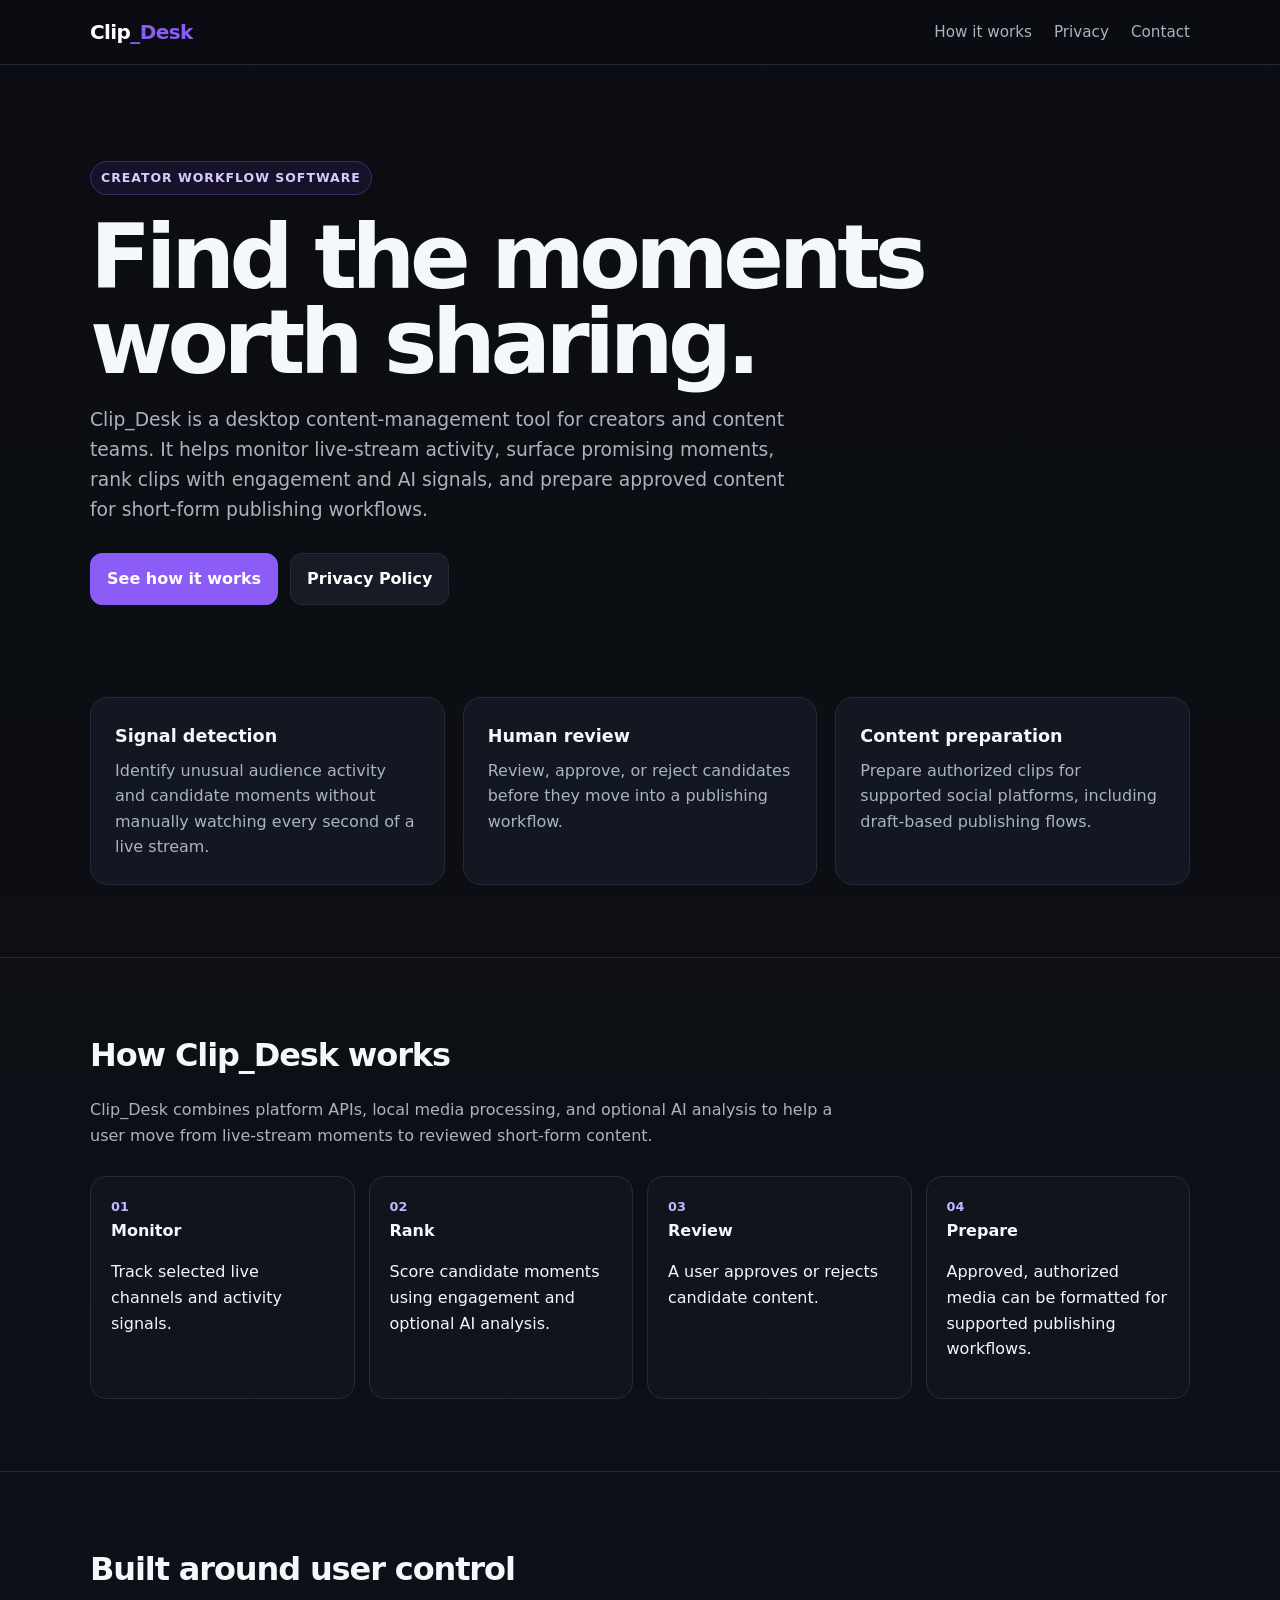
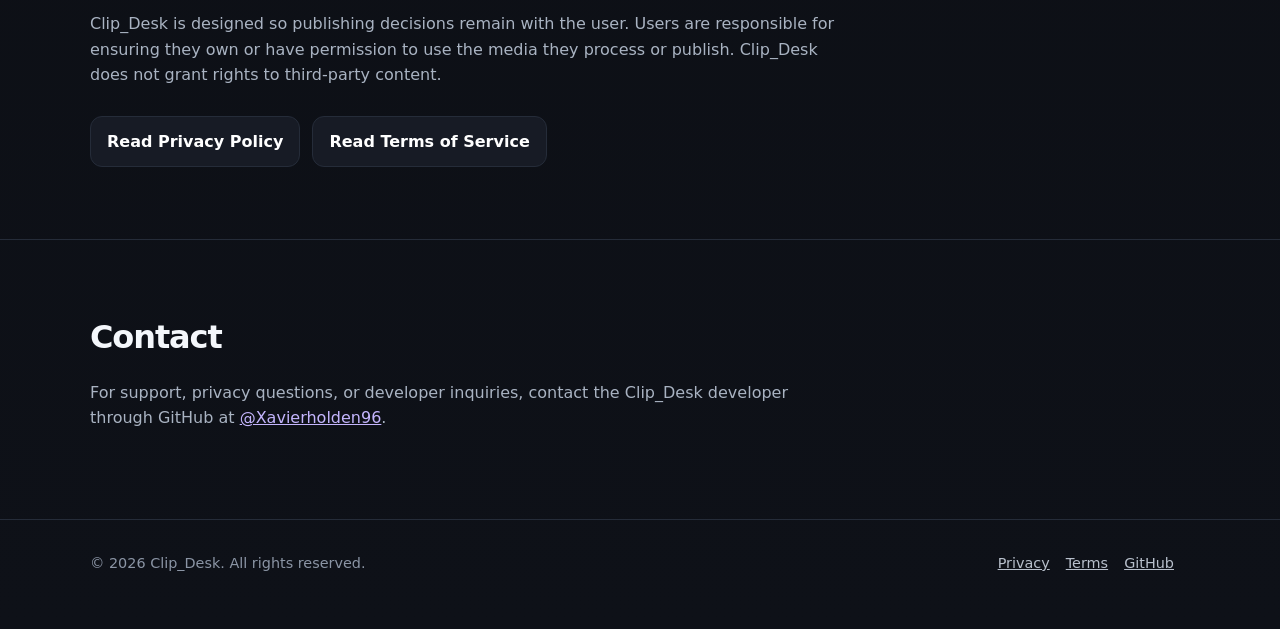
<file: index.html>
<!doctype html><html lang="en"><head><meta charset="utf-8"><meta name="viewport" content="width=device-width,initial-scale=1"><title>Clip_Desk — Creator Clip Review & Publishing Workflow</title><meta name="description" content="Clip_Desk helps creators and content teams review, rank, approve, and prepare short-form clips for publishing."><link rel="stylesheet" href="styles.css"></head><body><header><div class="wrap nav"><a class="brand" href="/">Clip<span>_Desk</span></a><nav><a href="#how">How it works</a><a href="#privacy">Privacy</a><a href="#contact">Contact</a></nav></div></header><main><section class="hero"><div class="wrap"><span class="eyebrow">Creator workflow software</span><h1>Find the moments worth sharing.</h1><p>Clip_Desk is a desktop content-management tool for creators and content teams. It helps monitor live-stream activity, surface promising moments, rank clips with engagement and AI signals, and prepare approved content for short-form publishing workflows.</p><div class="cta"><a class="btn primary" href="#how">See how it works</a><a class="btn secondary" href="/privacy.html">Privacy Policy</a></div></div></section><div class="wrap grid"><article class="card"><h3>Signal detection</h3><p>Identify unusual audience activity and candidate moments without manually watching every second of a live stream.</p></article><article class="card"><h3>Human review</h3><p>Review, approve, or reject candidates before they move into a publishing workflow.</p></article><article class="card"><h3>Content preparation</h3><p>Prepare authorized clips for supported social platforms, including draft-based publishing flows.</p></article></div><section class="section" id="how"><div class="wrap"><h2>How Clip_Desk works</h2><p>Clip_Desk combines platform APIs, local media processing, and optional AI analysis to help a user move from live-stream moments to reviewed short-form content.</p><div class="steps"><div class="step"><div class="num">01</div><strong>Monitor</strong><p>Track selected live channels and activity signals.</p></div><div class="step"><div class="num">02</div><strong>Rank</strong><p>Score candidate moments using engagement and optional AI analysis.</p></div><div class="step"><div class="num">03</div><strong>Review</strong><p>A user approves or rejects candidate content.</p></div><div class="step"><div class="num">04</div><strong>Prepare</strong><p>Approved, authorized media can be formatted for supported publishing workflows.</p></div></div></div></section><section class="section" id="privacy"><div class="wrap"><h2>Built around user control</h2><p>Clip_Desk is designed so publishing decisions remain with the user. Users are responsible for ensuring they own or have permission to use the media they process or publish. Clip_Desk does not grant rights to third-party content.</p><div class="cta"><a class="btn secondary" href="/privacy.html">Read Privacy Policy</a><a class="btn secondary" href="/terms.html">Read Terms of Service</a></div></div></section><section class="section" id="contact"><div class="wrap"><h2>Contact</h2><p>For support, privacy questions, or developer inquiries, contact the Clip_Desk developer through GitHub at <a href="https://github.com/Xavierholden96">@Xavierholden96</a>.</p></div></section></main><footer><div class="wrap footerrow"><div>© 2026 Clip_Desk. All rights reserved.</div><div><a href="/privacy.html">Privacy</a><a href="/terms.html">Terms</a><a href="https://github.com/Xavierholden96">GitHub</a></div></div></footer></body></html>
</file>
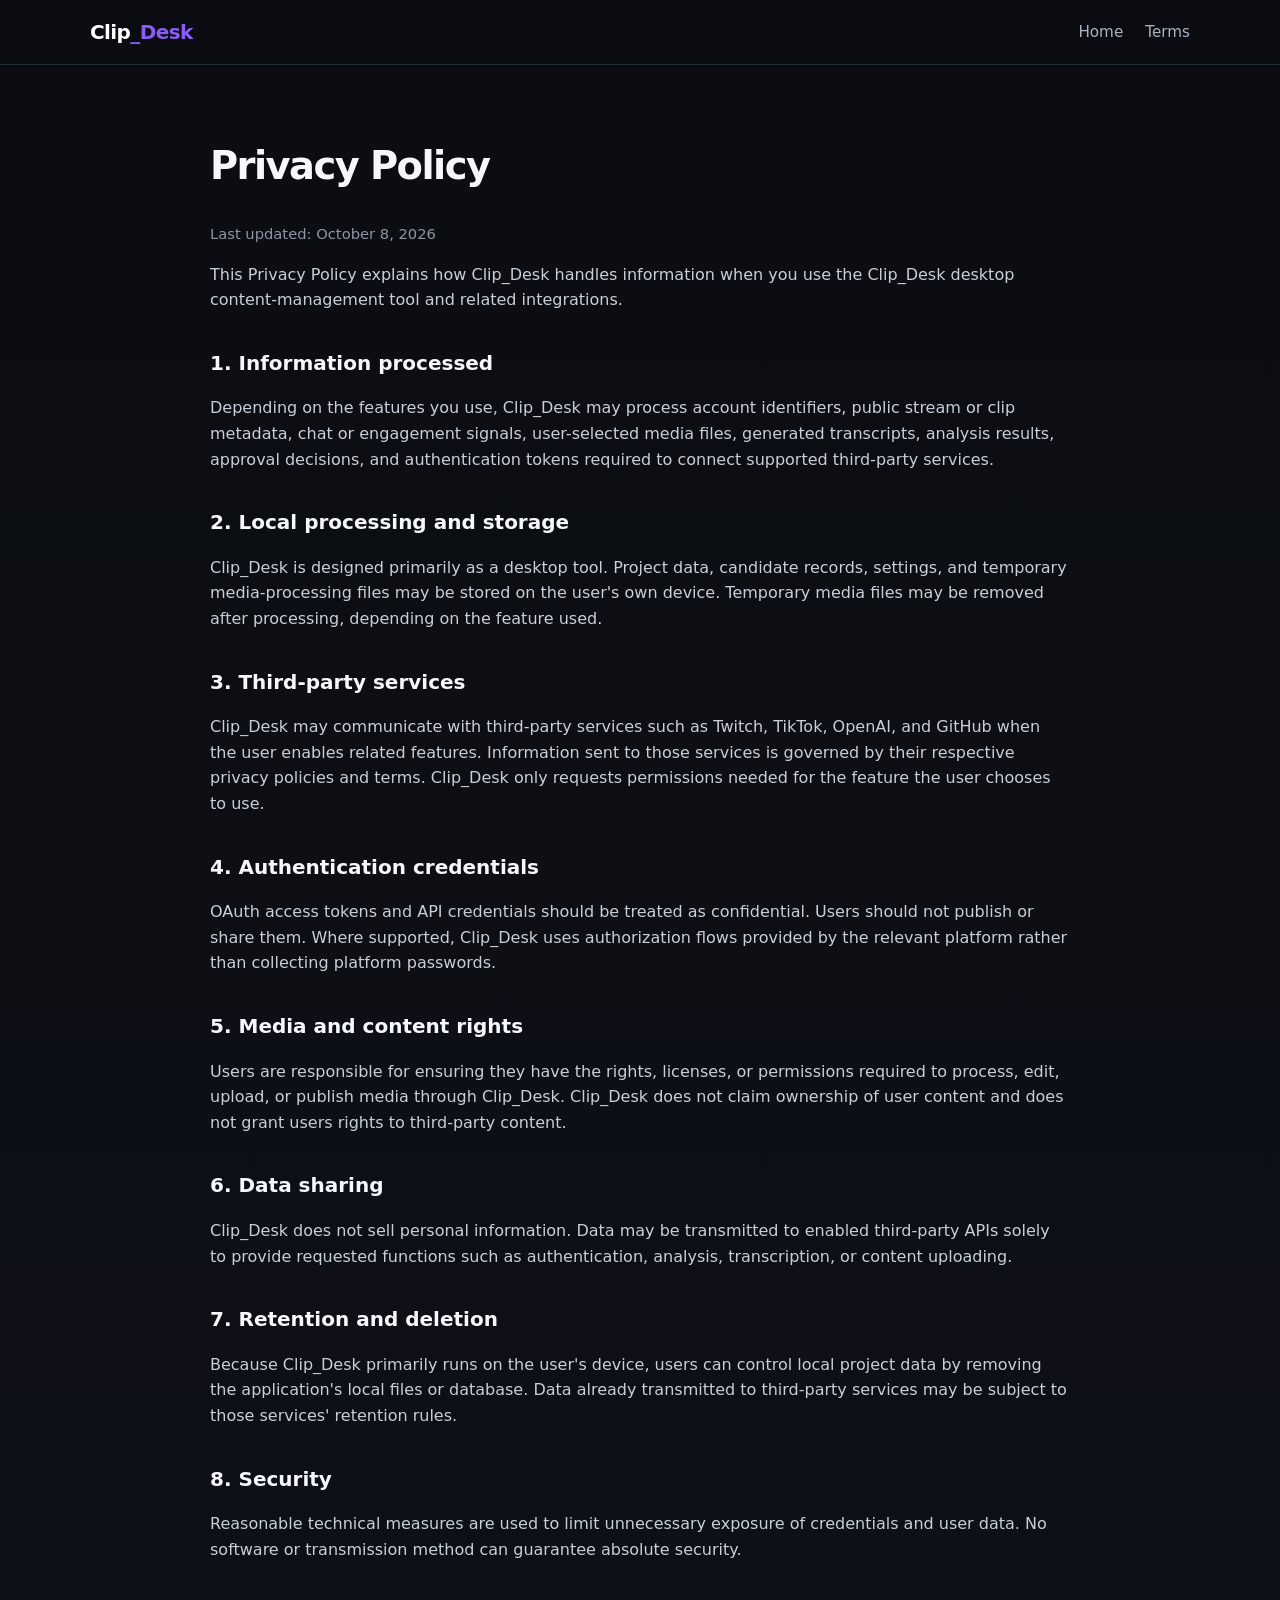
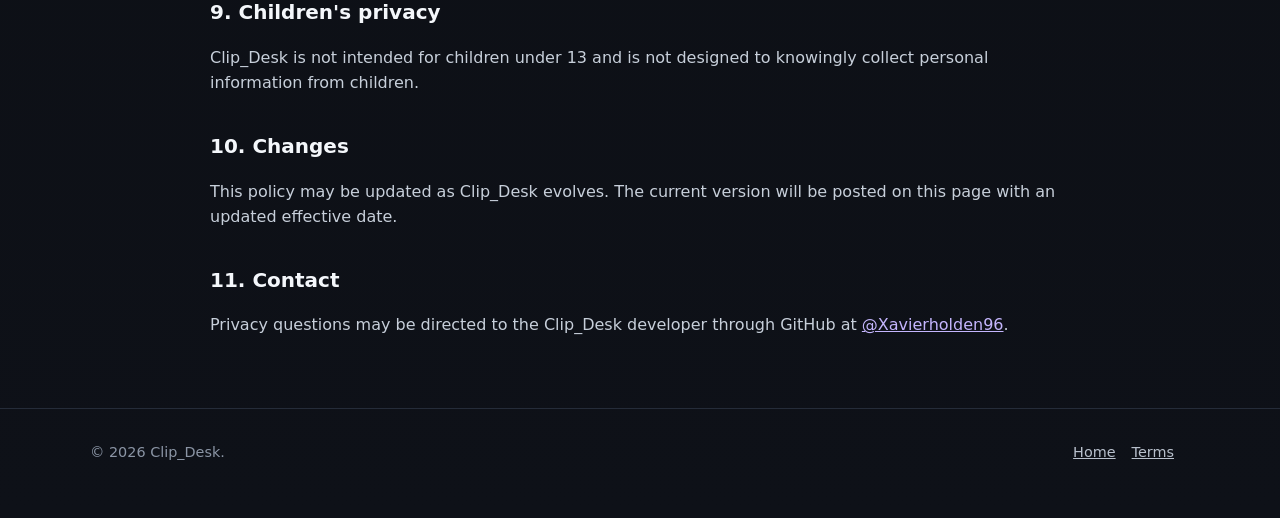
<file: privacy.html>
<!doctype html><html lang="en"><head><meta charset="utf-8"><meta name="viewport" content="width=device-width,initial-scale=1"><title>Privacy Policy — Clip_Desk</title><link rel="stylesheet" href="styles.css"></head><body><header><div class="wrap nav"><a class="brand" href="/">Clip<span>_Desk</span></a><nav><a href="/">Home</a><a href="/terms.html">Terms</a></nav></div></header><main class="legal"><h1>Privacy Policy</h1><p class="updated">Last updated: October 8, 2026</p><p>This Privacy Policy explains how Clip_Desk handles information when you use the Clip_Desk desktop content-management tool and related integrations.</p><h2>1. Information processed</h2><p>Depending on the features you use, Clip_Desk may process account identifiers, public stream or clip metadata, chat or engagement signals, user-selected media files, generated transcripts, analysis results, approval decisions, and authentication tokens required to connect supported third-party services.</p><h2>2. Local processing and storage</h2><p>Clip_Desk is designed primarily as a desktop tool. Project data, candidate records, settings, and temporary media-processing files may be stored on the user's own device. Temporary media files may be removed after processing, depending on the feature used.</p><h2>3. Third-party services</h2><p>Clip_Desk may communicate with third-party services such as Twitch, TikTok, OpenAI, and GitHub when the user enables related features. Information sent to those services is governed by their respective privacy policies and terms. Clip_Desk only requests permissions needed for the feature the user chooses to use.</p><h2>4. Authentication credentials</h2><p>OAuth access tokens and API credentials should be treated as confidential. Users should not publish or share them. Where supported, Clip_Desk uses authorization flows provided by the relevant platform rather than collecting platform passwords.</p><h2>5. Media and content rights</h2><p>Users are responsible for ensuring they have the rights, licenses, or permissions required to process, edit, upload, or publish media through Clip_Desk. Clip_Desk does not claim ownership of user content and does not grant users rights to third-party content.</p><h2>6. Data sharing</h2><p>Clip_Desk does not sell personal information. Data may be transmitted to enabled third-party APIs solely to provide requested functions such as authentication, analysis, transcription, or content uploading.</p><h2>7. Retention and deletion</h2><p>Because Clip_Desk primarily runs on the user's device, users can control local project data by removing the application's local files or database. Data already transmitted to third-party services may be subject to those services' retention rules.</p><h2>8. Security</h2><p>Reasonable technical measures are used to limit unnecessary exposure of credentials and user data. No software or transmission method can guarantee absolute security.</p><h2>9. Children's privacy</h2><p>Clip_Desk is not intended for children under 13 and is not designed to knowingly collect personal information from children.</p><h2>10. Changes</h2><p>This policy may be updated as Clip_Desk evolves. The current version will be posted on this page with an updated effective date.</p><h2>11. Contact</h2><p>Privacy questions may be directed to the Clip_Desk developer through GitHub at <a href="https://github.com/Xavierholden96">@Xavierholden96</a>.</p></main><footer><div class="wrap footerrow"><div>© 2026 Clip_Desk.</div><div><a href="/">Home</a><a href="/terms.html">Terms</a></div></div></footer></body></html>
</file>
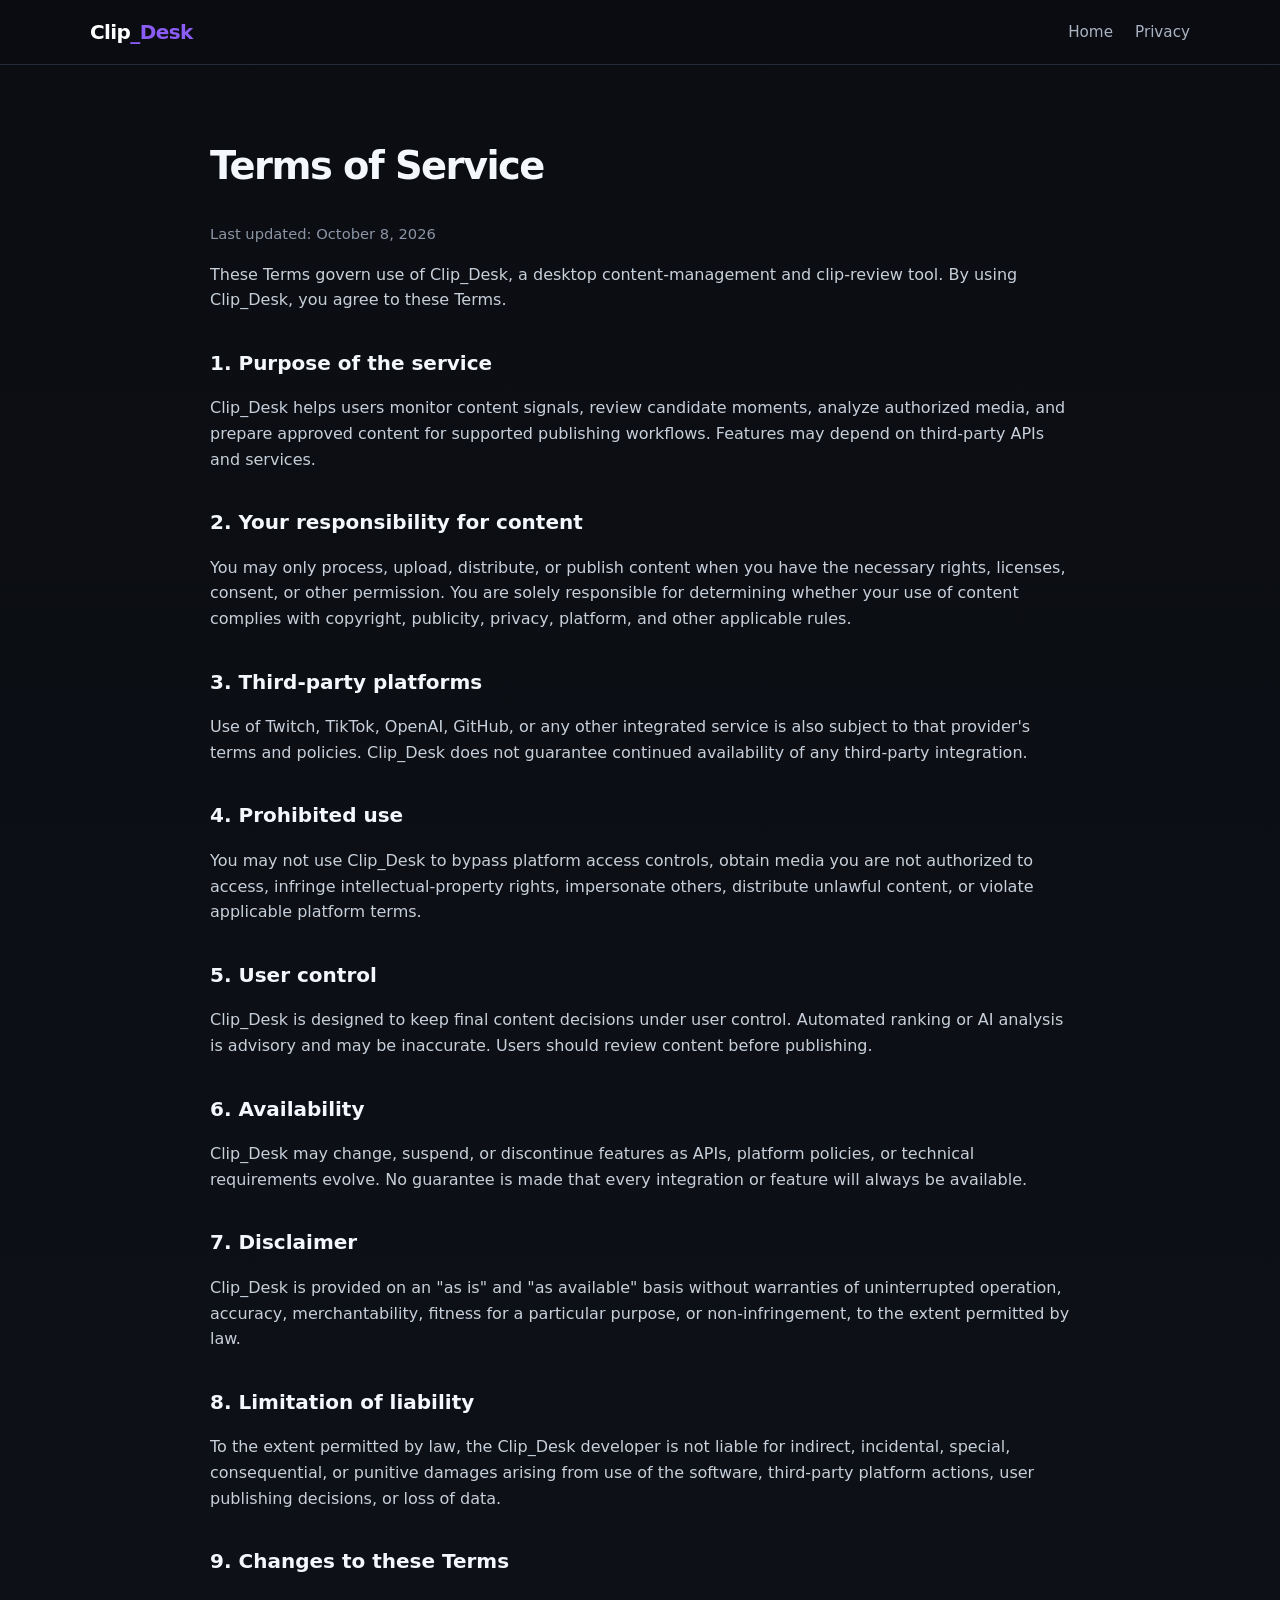
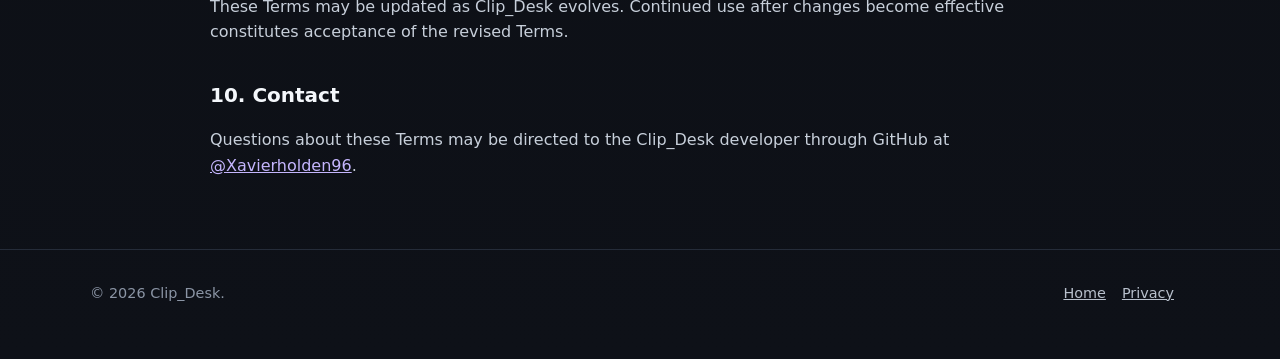
<file: terms.html>
<!doctype html><html lang="en"><head><meta charset="utf-8"><meta name="viewport" content="width=device-width,initial-scale=1"><title>Terms of Service — Clip_Desk</title><link rel="stylesheet" href="styles.css"></head><body><header><div class="wrap nav"><a class="brand" href="/">Clip<span>_Desk</span></a><nav><a href="/">Home</a><a href="/privacy.html">Privacy</a></nav></div></header><main class="legal"><h1>Terms of Service</h1><p class="updated">Last updated: October 8, 2026</p><p>These Terms govern use of Clip_Desk, a desktop content-management and clip-review tool. By using Clip_Desk, you agree to these Terms.</p><h2>1. Purpose of the service</h2><p>Clip_Desk helps users monitor content signals, review candidate moments, analyze authorized media, and prepare approved content for supported publishing workflows. Features may depend on third-party APIs and services.</p><h2>2. Your responsibility for content</h2><p>You may only process, upload, distribute, or publish content when you have the necessary rights, licenses, consent, or other permission. You are solely responsible for determining whether your use of content complies with copyright, publicity, privacy, platform, and other applicable rules.</p><h2>3. Third-party platforms</h2><p>Use of Twitch, TikTok, OpenAI, GitHub, or any other integrated service is also subject to that provider's terms and policies. Clip_Desk does not guarantee continued availability of any third-party integration.</p><h2>4. Prohibited use</h2><p>You may not use Clip_Desk to bypass platform access controls, obtain media you are not authorized to access, infringe intellectual-property rights, impersonate others, distribute unlawful content, or violate applicable platform terms.</p><h2>5. User control</h2><p>Clip_Desk is designed to keep final content decisions under user control. Automated ranking or AI analysis is advisory and may be inaccurate. Users should review content before publishing.</p><h2>6. Availability</h2><p>Clip_Desk may change, suspend, or discontinue features as APIs, platform policies, or technical requirements evolve. No guarantee is made that every integration or feature will always be available.</p><h2>7. Disclaimer</h2><p>Clip_Desk is provided on an "as is" and "as available" basis without warranties of uninterrupted operation, accuracy, merchantability, fitness for a particular purpose, or non-infringement, to the extent permitted by law.</p><h2>8. Limitation of liability</h2><p>To the extent permitted by law, the Clip_Desk developer is not liable for indirect, incidental, special, consequential, or punitive damages arising from use of the software, third-party platform actions, user publishing decisions, or loss of data.</p><h2>9. Changes to these Terms</h2><p>These Terms may be updated as Clip_Desk evolves. Continued use after changes become effective constitutes acceptance of the revised Terms.</p><h2>10. Contact</h2><p>Questions about these Terms may be directed to the Clip_Desk developer through GitHub at <a href="https://github.com/Xavierholden96">@Xavierholden96</a>.</p></main><footer><div class="wrap footerrow"><div>© 2026 Clip_Desk.</div><div><a href="/">Home</a><a href="/privacy.html">Privacy</a></div></div></footer></body></html>
</file>
<file: styles.css>
:root{--bg:#0b0d12;--panel:#121722;--text:#f4f7fb;--muted:#a9b3c2;--accent:#8b5cf6;--accent2:#22c55e;--line:#252c39}*{box-sizing:border-box}html{scroll-behavior:smooth}body{margin:0;font-family:Inter,ui-sans-serif,system-ui,-apple-system,BlinkMacSystemFont,"Segoe UI",sans-serif;background:linear-gradient(180deg,#0b0d12 0%,#0e1118 100%);color:var(--text);line-height:1.6}a{color:#c4b5fd}.wrap{width:min(1100px,92%);margin:auto}header{position:sticky;top:0;background:rgba(11,13,18,.88);backdrop-filter:blur(12px);border-bottom:1px solid var(--line);z-index:10}.nav{display:flex;align-items:center;justify-content:space-between;padding:16px 0}.brand{font-weight:850;letter-spacing:-.03em;font-size:1.25rem;color:#fff;text-decoration:none}.brand span{color:var(--accent)}nav a{color:var(--muted);text-decoration:none;margin-left:22px;font-size:.95rem}.hero{padding:96px 0 72px}.eyebrow{display:inline-block;border:1px solid #3a2e66;background:#17122a;color:#d8ccff;border-radius:999px;padding:6px 10px;font-size:.78rem;font-weight:700;text-transform:uppercase;letter-spacing:.08em}.hero h1{font-size:clamp(2.7rem,7vw,5.7rem);line-height:.95;letter-spacing:-.06em;margin:20px 0;max-width:900px}.hero p{font-size:1.17rem;color:var(--muted);max-width:720px}.cta{display:flex;gap:12px;flex-wrap:wrap;margin-top:28px}.btn{display:inline-block;text-decoration:none;border-radius:12px;padding:12px 16px;font-weight:750;border:1px solid var(--line)}.btn.primary{background:var(--accent);color:white;border-color:var(--accent)}.btn.secondary{color:white;background:#171b25}.grid{display:grid;grid-template-columns:repeat(3,1fr);gap:18px;padding:20px 0 72px}.card{background:var(--panel);border:1px solid var(--line);border-radius:18px;padding:24px}.card h3{margin:0 0 8px;font-size:1.1rem}.card p{margin:0;color:var(--muted)}.section{padding:72px 0;border-top:1px solid var(--line)}.section h2{font-size:2rem;letter-spacing:-.035em;margin:0 0 12px}.section>div>p{color:var(--muted);max-width:760px}.steps{display:grid;grid-template-columns:repeat(4,1fr);gap:14px;margin-top:28px}.step{background:#10141d;border:1px solid var(--line);border-radius:16px;padding:20px}.num{color:#c4b5fd;font-weight:850;font-size:.8rem}.legal{width:min(860px,92%);margin:70px auto}.legal h1{font-size:2.4rem;letter-spacing:-.04em}.legal h2{margin-top:34px;font-size:1.25rem}.legal p,.legal li{color:#c7cfda}.legal .updated{color:#8b95a5;font-size:.92rem}footer{border-top:1px solid var(--line);padding:32px 0 54px;color:#8b95a5;font-size:.9rem}.footerrow{display:flex;justify-content:space-between;gap:20px;flex-wrap:wrap}.footerrow a{color:#b8c0cc;margin-right:16px}@media(max-width:850px){.grid,.steps{grid-template-columns:1fr 1fr}}@media(max-width:580px){nav a{margin-left:10px;font-size:.85rem}.grid,.steps{grid-template-columns:1fr}.hero{padding-top:64px}}
</file>
